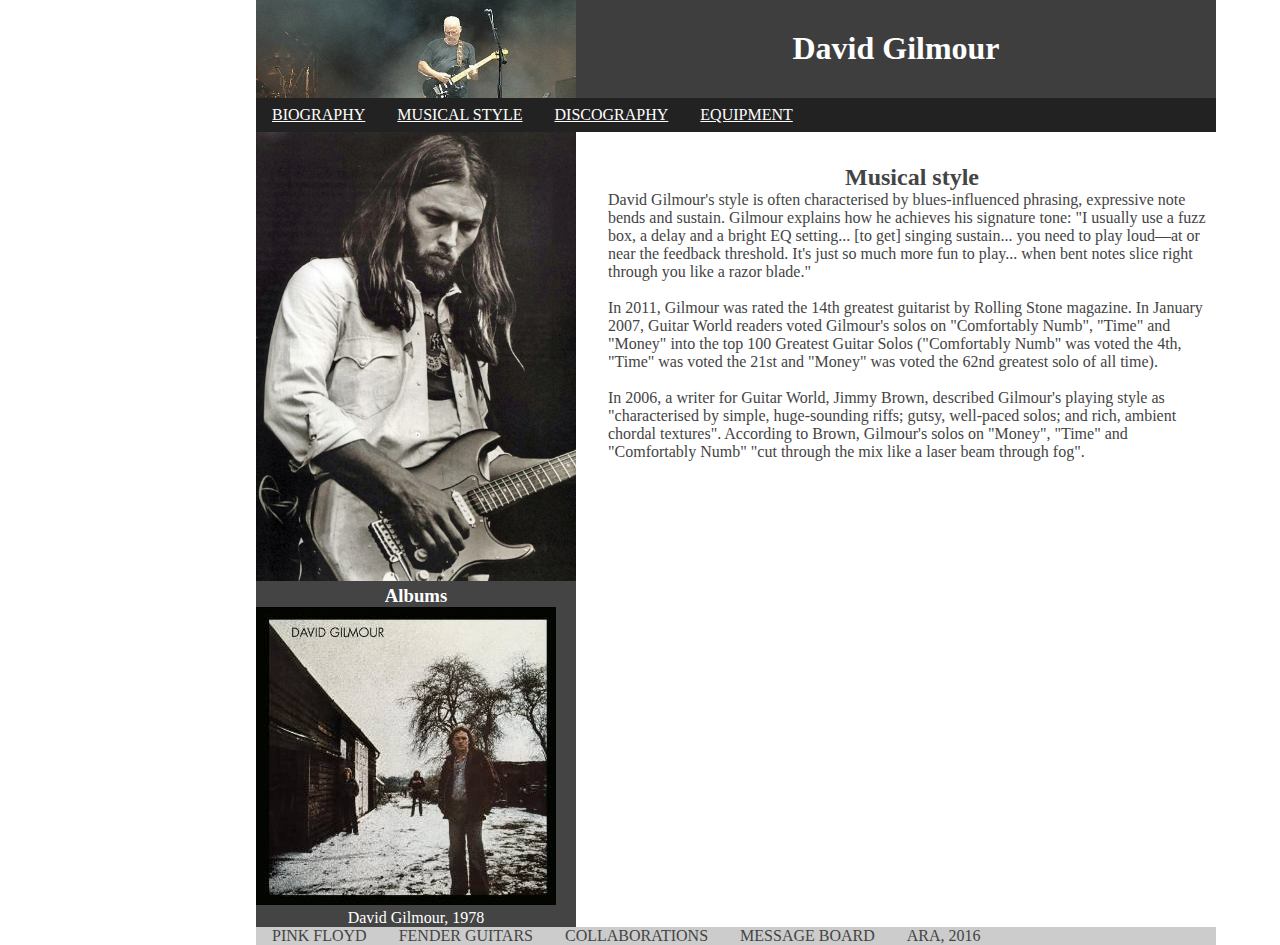
<file: 01 David Gilmour/index.html>
<!DOCTYPE html>
<html lang="en">
<head>
	<title>David Gilmour</title>
	<link rel="stylesheet" href="stylesheet.css">
</head>
<body>
	<header>
		<!-- img of David Gilmor will be here -->
		<img src="images/david-gilmour-in-concert.jpg" alt="photo of David Gilmour in concert" id="DavidGilmourConcert">
		<h1>David Gilmour</h1>
	</header>

	<nav>
		<ul>
			<li><a href="#">biography</a></li>
			<li class="selected"><a href="#">musical style</a></li>
			<li><a href="#">discography</a></li>
			<li><a href="#">equipment</a></li>
		</ul>
	</nav>

	<aside>
		<!-- img will be here -->
		<img src="images/david-gilmour.jpg" alt="photo of David Gilmour"
		id = "DavidGilmour">
		<h3>Albums</h3>
		<!-- img will be here -->
		<div id='albums'>
			<img src="images/david-gilmour-album.jpg" alt = "Photo of David Gilmour's album" id = "DavidGilmourAlbum">
			<p class='caption'>David Gilmour, 1978</p>
		</div>

	</aside>
	<content>
		<h2>Musical style</h2>

		<p>David Gilmour's style is often characterised by blues-influenced phrasing, expressive note bends and sustain. Gilmour explains how he achieves his signature tone: "I usually use a fuzz box, a delay and a bright EQ setting... [to get] singing sustain... you need to play loud—at or near the feedback threshold. It's just so much more fun to play... when bent notes slice right through you like a razor blade."</p>
		<br>
		<p>In 2011, Gilmour was rated the 14th greatest guitarist by Rolling Stone magazine. In January 2007, Guitar World readers voted Gilmour's solos on "Comfortably Numb", "Time" and "Money" into the top 100 Greatest Guitar Solos ("Comfortably Numb" was voted the 4th, "Time" was voted the 21st and "Money" was voted the 62nd greatest solo of all time).</p>
		<br>
		<p>In 2006, a writer for Guitar World, Jimmy Brown, described Gilmour's playing style as "characterised by simple, huge-sounding riffs; gutsy, well-paced solos; and rich, ambient chordal textures". According to Brown, Gilmour's solos on "Money", "Time" and "Comfortably Numb" "cut through the mix like a laser beam through fog".</p>
	</content>


	<footer>
		<ul>
			<li>Pink Floyd</li>
			<li>Fender Guitars</li>
			<li>Collaborations</li>
			<li>Message Board</li>
			<li>Ara, 2016</li>
		</ul>
	</footer>

</body>
</html>
</file>
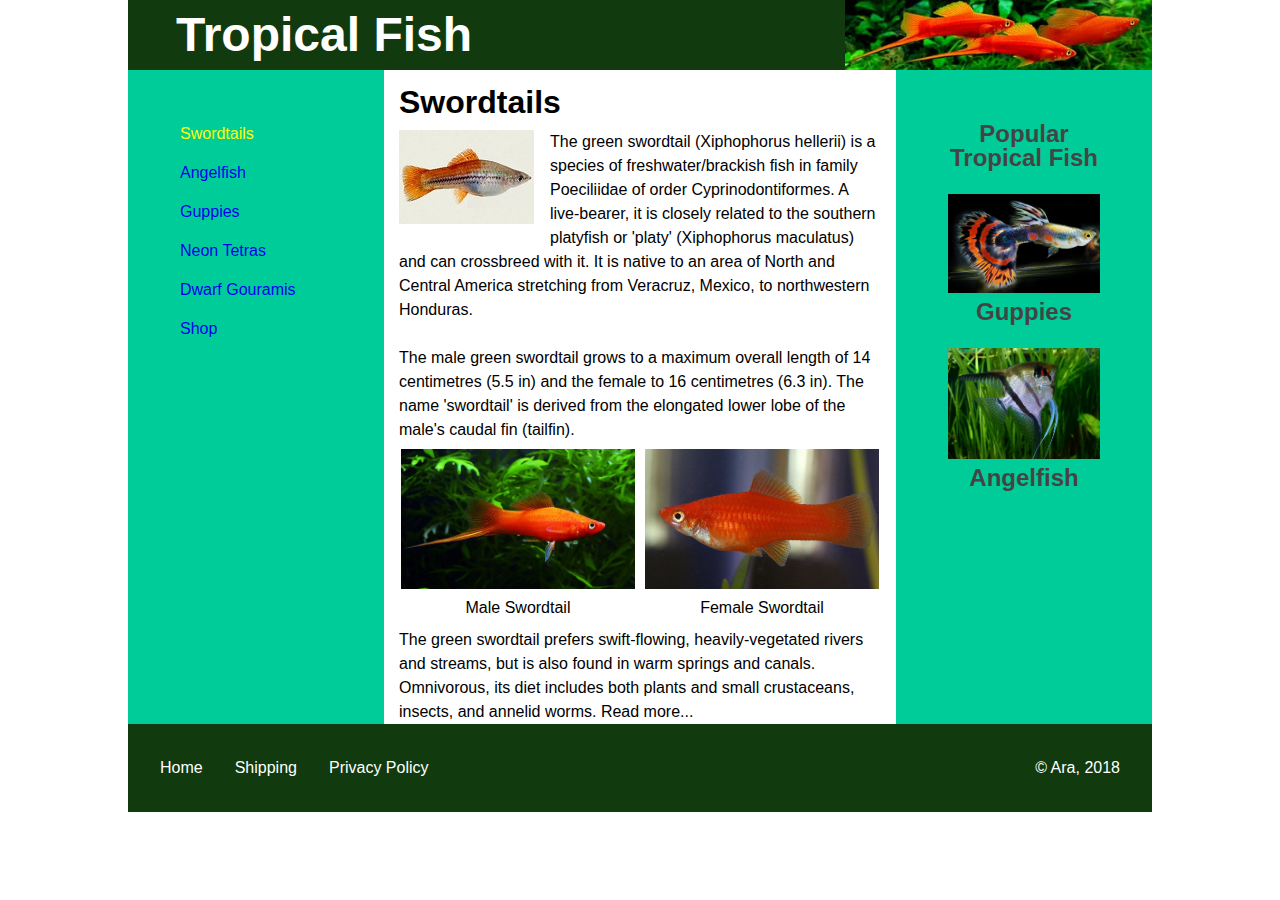
<file: 02 Tropical Fish/index.html>
<!DOCTYPE html>
<html lang="en">
<head>
	<title>Tropical Fish</title>
	<link rel="stylesheet" href="stylesheet.css">
</head>
<body>
	<header>
		<h1>Tropical Fish</h1>
		<img src="images/swordtail-group.jpg" alt="photo of tropical fish" id="logo">
	</header>

	<nav>
		<ul>
			<li><a href="placeholder.html" class="selected">Swordtails</a></li>
			<li><a href="placeholder.html">Angelfish</a></li>
			<li><a href="placeholder.html">Guppies</a></li>
			<li><a href="placeholder.html">Neon Tetras</a></li>
			<li><a href="placeholder.html">Dwarf Gouramis</a></li>
			<li><a href="placeholder.html">Shop</a></li>
		</ul>
	</nav>

	<content>
		<h2>Swordtails</h2>
		<p><img src="images/mixed-female.jpg" alt="photo of mixed-feamile" id="mixedFemale">The green swordtail (Xiphophorus hellerii) is a species of freshwater/brackish fish in family Poeciliidae of order Cyprinodontiformes. A live-bearer, it is closely related to the southern platyfish or 'platy' (Xiphophorus maculatus) and can crossbreed with it. It is native to an area of North and Central America stretching from Veracruz, Mexico, to northwestern Honduras.</p>
		<br>
		<p>The male green swordtail grows to a maximum overall length of 14 centimetres (5.5 in) and the female to 16 centimetres (6.3 in). The name 'swordtail' is derived from the elongated lower lobe of the male's caudal fin (tailfin).</p>
		<div id="compareFish">
			<div id="maleSwordtail">
				<img src="images/swordtail-male.jpg" alt="photo of male swordtail">
				<p>Male Swordtail</p>
			</div>
			<div id="femaleSwordtail">
				<img src="images/swordtail-female.jpg" alt="photo of female swordtail">
				<p>Female Swordtail</p>
			</div>
		</div>
		<p>The green swordtail prefers swift-flowing, heavily-vegetated rivers and streams,
			but is also found in warm springs and canals. Omnivorous, its diet includes both plants and small crustaceans, insects, and annelid worms.
			<span>Read more...</span></p>
	</content>

	<aside>
		<div id="asidePart">
			<h3>Popular Tropical Fish</h3>
			<div id="guppies">
				<img src="images/guppy.jpg" alt="photo of guppy">
				<h3>Guppies</h3>
			</div>
			<div id="angelfish">
				<img src="images/angelfish.jpg" alt="photo of angelfish">
				<h3>Angelfish</h3>
			</div>
		</div>
	</aside>

	<footer>
		<ul>
			<li>Home</li>
			<li>Shipping</li>
			<li>Privacy Policy</li>
		</ul>
		<p>&copy; Ara, 2018</p>
	</footer>
</body>
</html>
</file>
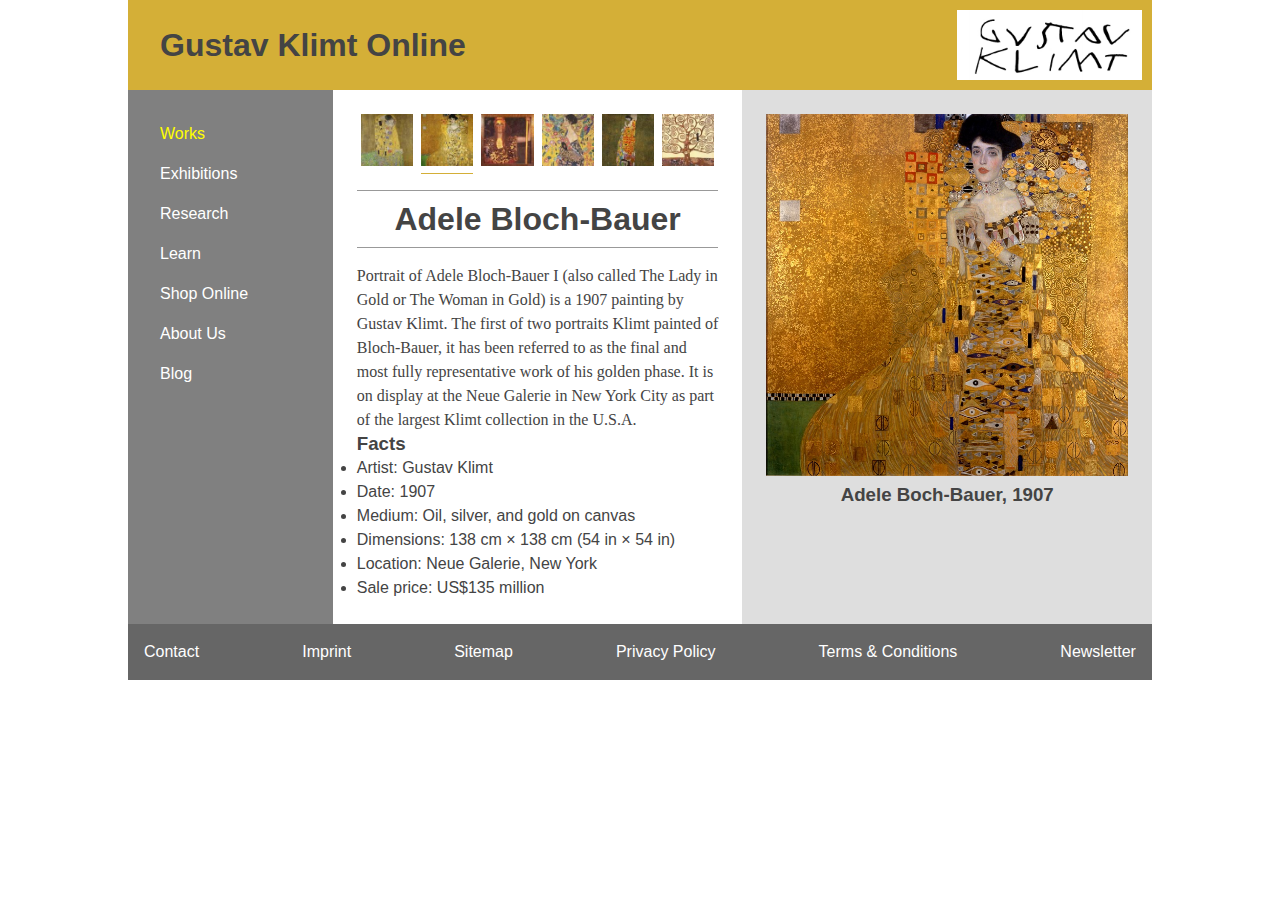
<file: 03 Gustav Klimt/index.html>
<!DOCTYPE html>
<html lang="en">
<head>
	<title>Adele Bloch-Bauer :: Gustav Klimt</title>
	<link rel="stylesheet" href="stylesheet.css">
</head>
<body>
	<header>
		<h1>Gustav Klimt Online</h1>
		<img src="images/klimt-signature.jpg" alt="photo of logo" id="logo">
	</header>

	<nav>
		<ul>
			<li><a href="temp.html" class="selected">Works</a></li>
			<li><a href="temp.html">Exhibitions</a></li>
			<li><a href="temp.html">Research</a></li>
			<li><a href="temp.html">Learn</a></li>
			<li><a href="temp.html">Shop Online</a></li>
			<li><a href="temp.html">About Us</a></li>
			<li><a href="temp.html">Blog</a></li>
		</ul>
	</nav>

	<main>
		<ul id="photos">
			<li><a href="temp.html"><img src="images/the-kiss.jpg" alt="The Kiss"></a></li>
			<li class="currentPainting"><a href="temp.html"><img src="images/portrait-of-adele.jpg" alt="Portrait of Adele Bloch-Bauer"></a></li>
			<li><a href="temp.html"><img src="images/pallas-athene.jpg" alt="Pallas Athene"></a></li>
			<li><a href="temp.html"><img src="images/lady-with-fan.jpg" alt="Lady with Fan"></a></li>
			<li><a href="temp.html"><img src="images/hope-ii.jpg" alt="Hope II"></a></li>
			<li><a href="temp.html"><img src="images/tree-of-life.jpg" alt="The Tree of Life"></a></li>
		</ul>
		<h1>Adele Bloch-Bauer</h1>
		<p>Portrait of Adele Bloch-Bauer I (also called The Lady in Gold or The Woman in Gold) is a 1907 painting by Gustav Klimt.
			The first of two portraits Klimt painted of Bloch-Bauer, it has been referred to as the final and most fully representative work of his golden phase.
			It is on display at the Neue Galerie in New York City as part of the largest Klimt collection in the U.S.A.</p>


		<h3>Facts</h3>
		<ul>
			<li>Artist: Gustav Klimt</li>
			<li>Date: 1907</li>
			<li>Medium: Oil, silver, and gold on canvas</li>
			<li>Dimensions: 138 cm × 138 cm (54 in × 54 in)</li>
			<li>Location: Neue Galerie, New York</li>
			<li>Sale price: US$135 million</li>
		</ul>
	</main>

	<aside>
		<img src="images/adele.jpg" alt="Adele Bloch-Bauer">
		<h3>Adele Boch-Bauer, 1907</h3>
	</aside>

	<footer>
		<ul>
			<li><a href="temp.html">Contact</a></li>
			<li><a href="temp.html">Imprint</a></li>
			<li><a href="temp.html">Sitemap</a></li>
			<li><a href="temp.html">Privacy Policy</a></li>
			<li><a href="temp.html">Terms & Conditions</a></li>
			<li><a href="temp.html">Newsletter</a></li>
		</ul>
	</footer>

</body>
</html>
</file>
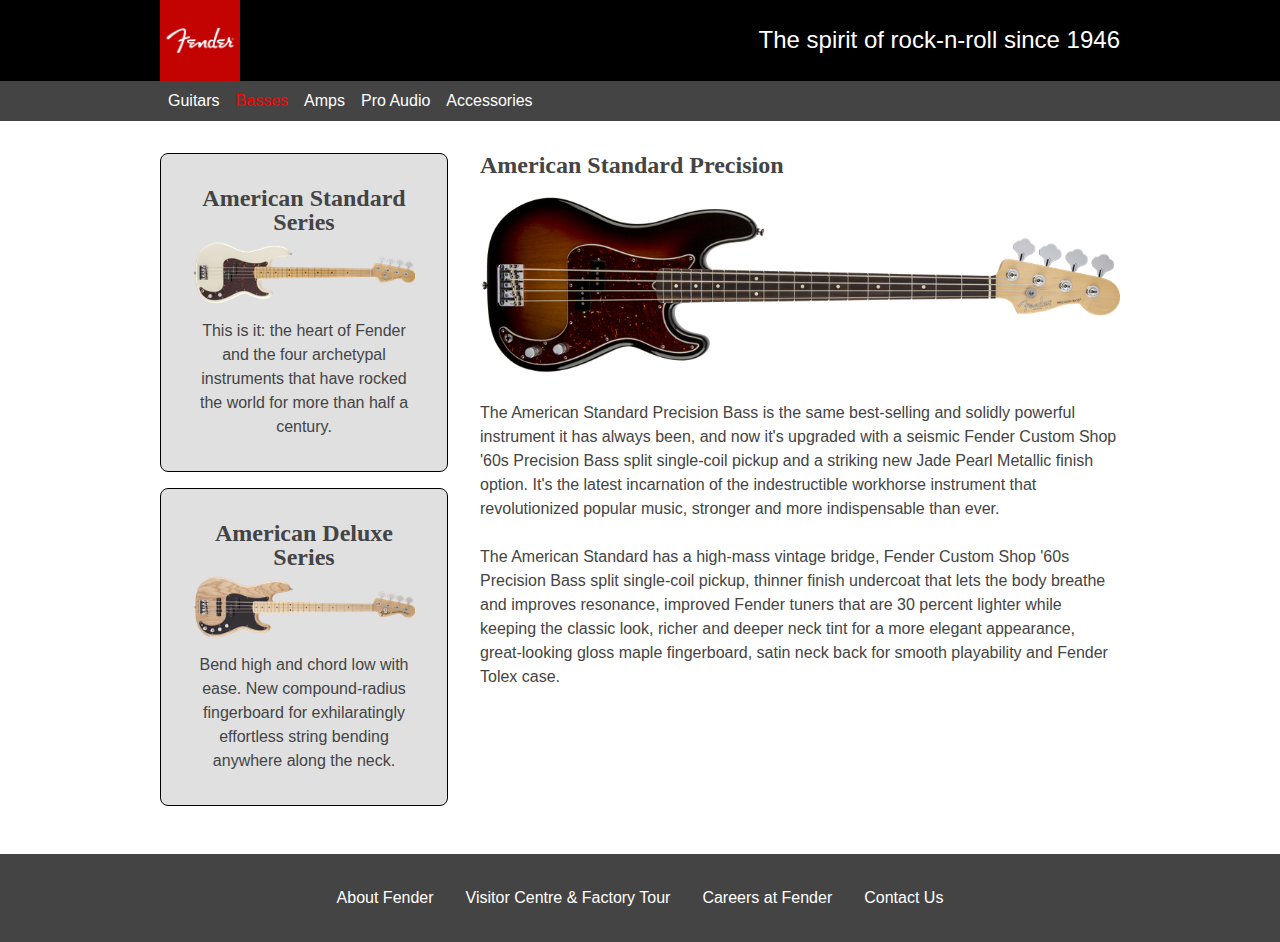
<file: 04 Fender/index.html>
<!DOCTYPE html>
<html lang="en">
<head>
	<title>Fender | Precision Bass</title>
	<link rel="stylesheet" href="stylesheet.css">
</head>
<body>
	<header>
		<img src="images/fender-logo.png" alt="logo" id="logos">
		<p>The spirit of rock-n-roll since 1946</p>
	</header>

	<nav>
		<ul>
			<li><a href="placeholder.html">Guitars</a></li>
			<li><a href="placeholder.html" class="selected">Basses</a></li>
			<li><a href="placeholder.html">Amps</a></li>
			<li><a href="placeholder.html">Pro Audio</a></li>
			<li><a href="placeholder.html">Accessories</a></li>
		</ul>
	</nav>

	<aside>
		<div id="americanStandardSeries">
			<h2>American Standard Series</h2>
			<a href="placeholder.html"><img src="images/standard.png" alt="standard Series"></a>
			<p>
				This is it: the heart of Fender and the four archetypal instruments that have rocked the world for more than half a century.
			</p>
		</div>
		<div id="americanDeluxeSeries">
			<h2>American Deluxe Series</h2>
			<a href="placeholder.html"><img src="images/deluxe.png" alt="deluxe series"></a>
			<p>Bend high and chord low with ease.
				New compound-radius fingerboard for exhilaratingly effortless string bending anywhere along the neck.
			</p>
		</div>
	</aside>

	<main>
		<h2>American Standard Precision</h2>
		<img src="images/american-precision.png" alt="american precision">
		<p>
			The American Standard Precision Bass is the same best-selling and solidly powerful instrument it has always been,
			and now it's upgraded with a seismic <span>Fender Custom Shop</span> '60s Precision Bass split single-coil
			pickup and a striking new Jade Pearl Metallic finish option. It's the latest incarnation of the indestructible workhorse instrument that revolutionized popular music, stronger and more indispensable than ever.
		</p>
		<br>
		<p>
			The American Standard has a high-mass vintage bridge, Fender Custom Shop '60s Precision Bass split single-coil pickup, thinner finish undercoat that lets the body breathe and improves resonance, improved Fender tuners that are 30 percent lighter while keeping the classic look, richer and deeper neck tint for a more elegant
			appearance, great-looking gloss maple fingerboard, satin neck back for smooth playability and <span>Fender Tolex</span> case.
		</p>
	</main>

	<footer>
		<ul>
			<li><a href="placeholder.html">About Fender</a></li>
			<li><a href="placeholder.html">Visitor Centre & Factory Tour</a></li>
			<li><a href="placeholder.html">Careers at Fender</a></li>
			<li><a href="placeholder.html">Contact Us</a></li>
		</ul>
	</footer>

</body>
</html>
</file>
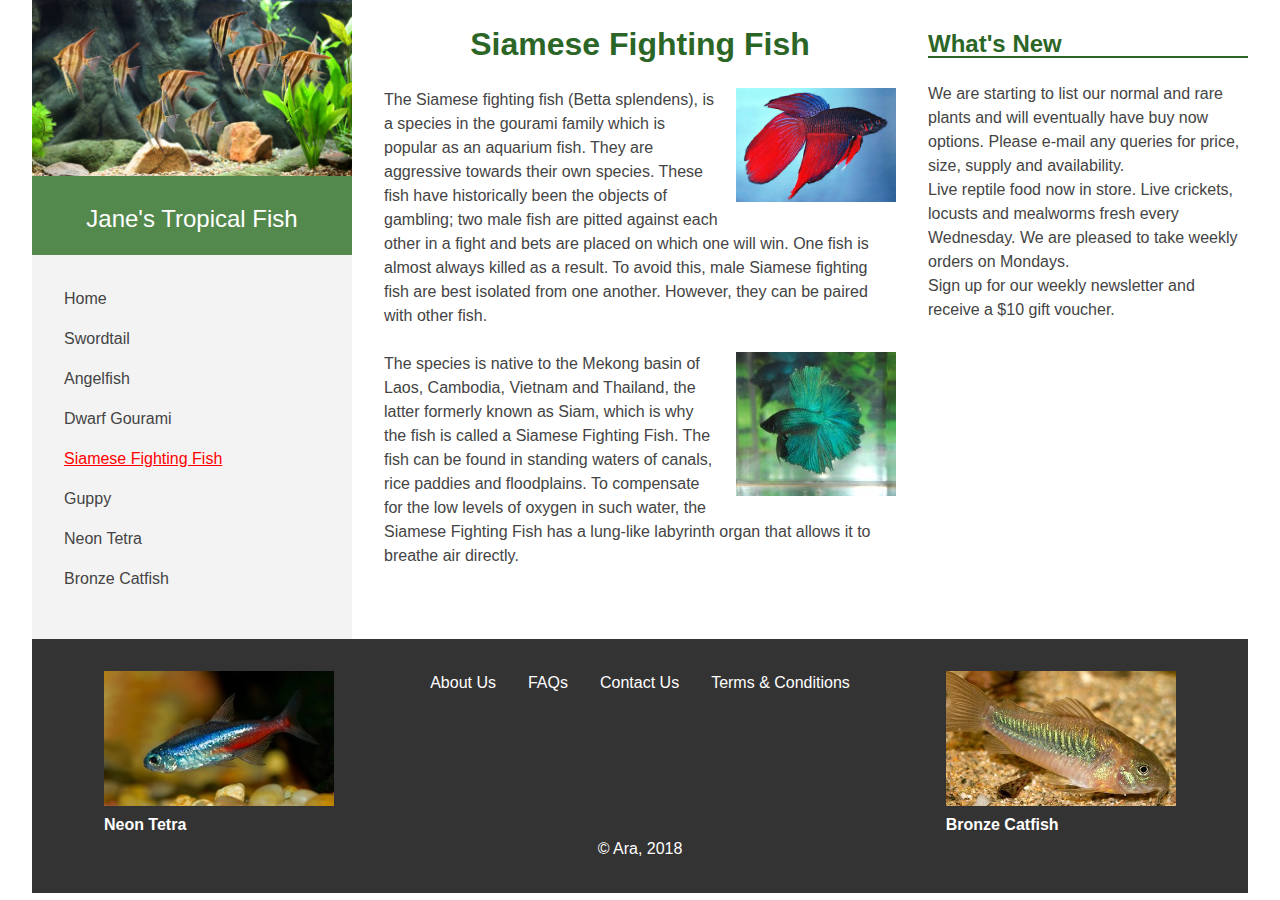
<file: 05 Siamese Fighting Fish/index.html>
<!DOCTYPE html>
<html lang="en">
<head>
	<title>Jane's Tropical Fish | Siamese Fighting Fish</title>
	<link rel="stylesheet" href="stylesheet.css">
</head>
<body>
	<header>
		<img src="images/janes-tropical-fish.jpg" alt="logo" id="logos">
		<p>Jane's Tropical Fish</p>
	</header>

	<nav>
		<ul>
			<li><a href="placeholder.html">Home</a></li>
			<li><a href="placeholder.html">Swordtail</a></li>
			<li><a href="placeholder.html">Angelfish</a></li>
			<li><a href="placeholder.html">Dwarf Gourami</a></li>
			<li><a href="placeholder.html" class="selected">Siamese Fighting Fish</a></li>
			<li><a href="placeholder.html">Guppy</a></li>
			<li><a href="placeholder.html">Neon Tetra</a></li>
			<li><a href="placeholder.html">Bronze Catfish</a></li>
		</ul>
	</nav>

	<main>
		<h1>Siamese Fighting Fish</h1>
		<p>
			<img src="images/red-betta.jpg" alt="red betta" class="fishInPhoto">
			The Siamese fighting fish (Betta splendens), is a species in the gourami family which is popular as an aquarium fish.
			They are aggressive towards their own species.
			These fish have historically been the objects of gambling; two male fish are pitted against each other in a fight and bets are placed on which one will win. One fish is almost always killed as a result. To avoid this,
			male Siamese fighting fish are best isolated from one another. However, they can be paired with other fish.
		</p>
		<br>
		<p>
			<img src="images/green-betta.jpg" alt="green betta" class="fishInPhoto">
			The species is native to the Mekong basin of Laos, Cambodia, Vietnam and Thailand, the latter formerly known as Siam,
			which is why the fish is called a Siamese Fighting Fish. The fish can be found in standing waters of canals,
			rice paddies and floodplains. To compensate for the low levels of oxygen in such water, the Siamese
			Fighting Fish has a lung-like labyrinth organ that allows it to breathe air directly.
		</p>
	</main>

	<aside>
		<h2>What's New</h2>
		<p>
			We are starting to list our normal and rare plants and will eventually have buy now options. Please e-mail any queries for price, size, supply and availability.
		</p>

		<p>
			Live reptile food now in store. Live crickets, locusts and mealworms fresh every Wednesday. We are pleased to take weekly orders on Mondays.
		</p>

		<p>
			Sign up for our weekly newsletter and receive a $10 gift voucher.
		</p>
	</aside>

	<footer>
		<div>
			<div class="footerFish">
				<a href="placeholder.html"><img src="images/neon-tetra.jpg" alt="neon tetra"></a>
				<h4>Neon Tetra</h4>
			</div>
			<div id="mainFooter">
				<ul>
					<li><a href="placeholder.html">About Us</a></li>
					<li><a href="placeholder.html">FAQs</a></li>
					<li><a href="placeholder.html">Contact Us</a></li>
					<li><a href="placeholder.html">Terms & Conditions</a></li>
				</ul>
			</div>
			<div class="footerFish">
				<a href="placeholder.html"><img src="images/bronze-catfish.jpg" alt="bronze catfish"></a>
				<h4>Bronze Catfish</h4>
			</div>
		</div>
		<p>&copy; Ara, 2018</p>
	</footer>

</body>
</html>
</file>
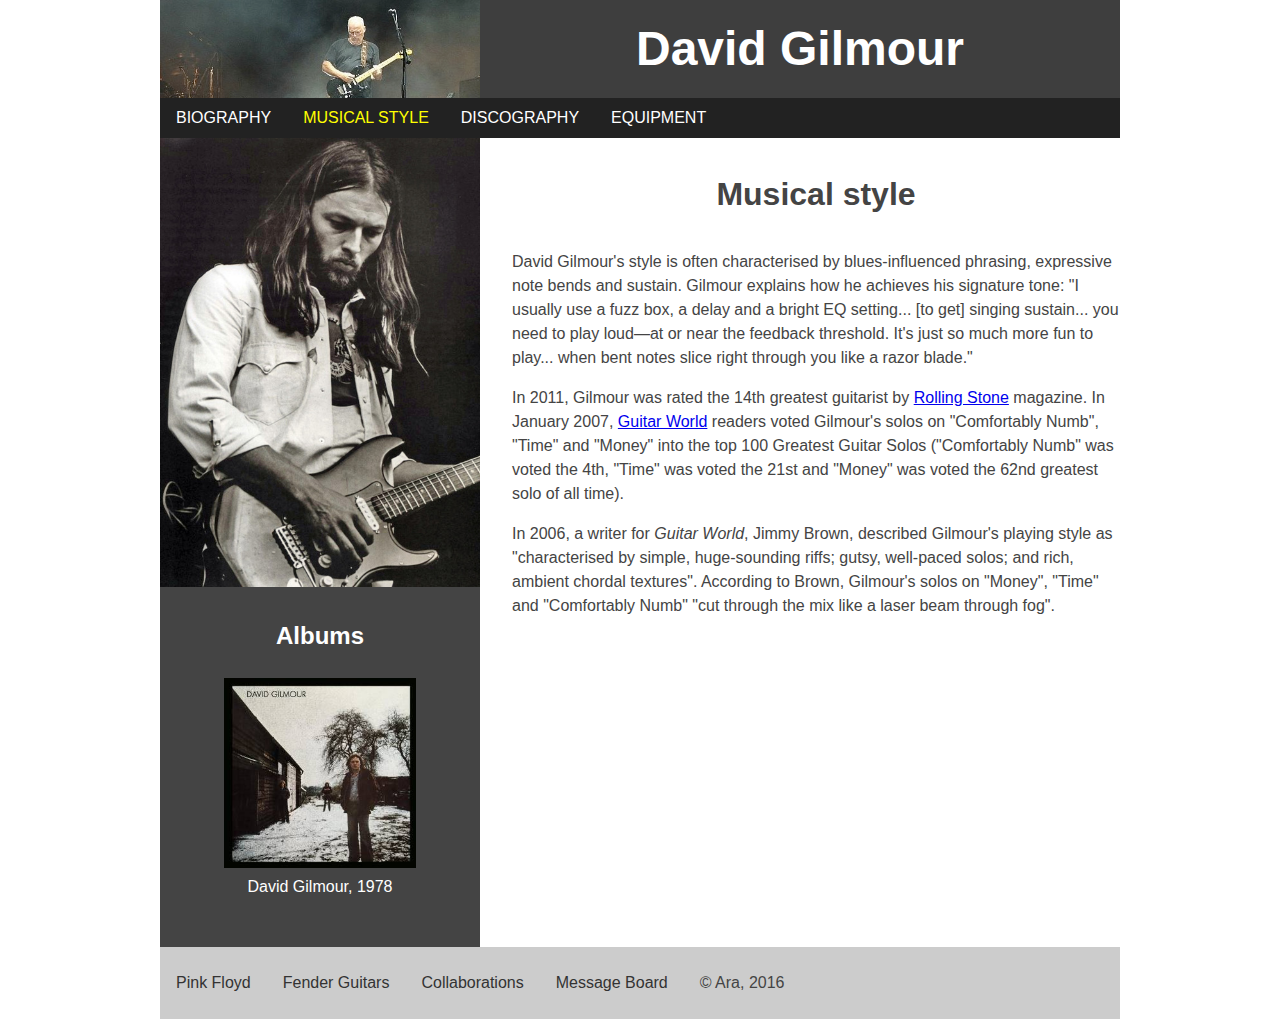
<file: Answer/01 David Gilmour/index.html>
<!DOCTYPE html>
<html lang="en">
<head>
    <title>David Gilmour</title>
    <link rel="stylesheet" href="stylesheet.css">
</head>
<body>
	<header>
		<img id="logo" src="images/david-gilmour-in-concert.jpg" alt="David Gilmour in Concert">
		<h1>David Gilmour</h1>
	</header>

	<nav>
		<ul>
			<li><a href="placeholder.html">Biography</a></li>
			<li><a href="placeholder.html" class="selected">Musical Style</a></li>
			<li><a href="placeholder.html">Discography</a></li>
			<li><a href="placeholder.html">Equipment</a></li>
		</ul>
	</nav>

    <aside>
        <img src="images/david-gilmour.jpg" alt="David Gilmour in concert in the 1970s">
        <h3>Albums</h3>
        <div class="album">
            <a href="placeholder.html"><img src="images/david-gilmour-album.jpg" alt="David Gilmour (album)"></a>
            <p class="caption">David Gilmour, 1978</p>
        </div>
    </aside>

    <main>
        <h2>Musical style</h2>
        <p>David Gilmour's style is often characterised by blues-influenced phrasing, expressive note bends and sustain. Gilmour explains how he achieves his signature tone: "I usually use a fuzz box, a delay and a bright EQ setting... [to get] singing sustain... you need to play loud—at or near the feedback threshold. It's just so much more fun to play... when bent notes slice right through you like a razor blade."</p>
        <p>In 2011, Gilmour was rated the 14th greatest guitarist by <a href="http://www.rollingstone.com/">Rolling Stone</a> magazine. In January 2007, <a href="http://www.guitarworld.com/">Guitar World</a> readers voted Gilmour's solos on "Comfortably Numb", "Time" and "Money" into the top 100 Greatest Guitar Solos ("Comfortably Numb" was voted the 4th, "Time" was voted the 21st and "Money" was voted the 62nd greatest solo of all time).</p>
        <p>In 2006, a writer for <span class="magazine-title">Guitar World</span>, Jimmy Brown, described Gilmour's playing style as "characterised by simple, huge-sounding riffs; gutsy, well-paced solos; and rich, ambient chordal textures". According to Brown, Gilmour's solos on "Money", "Time" and "Comfortably Numb" "cut through the mix like a laser beam through fog".</p>
    </main>

	<footer>
		<ul>
			<li><a href="placeholder.html">Pink Floyd</a></li>
			<li><a href="placeholder.html">Fender Guitars</a></li>
			<li><a href="placeholder.html">Collaborations</a></li>
			<li><a href="placeholder.html">Message Board</a></li>
      <li>&copy; Ara, 2016</li>
    </ul>

	</footer>
</body>
</html>
</file>
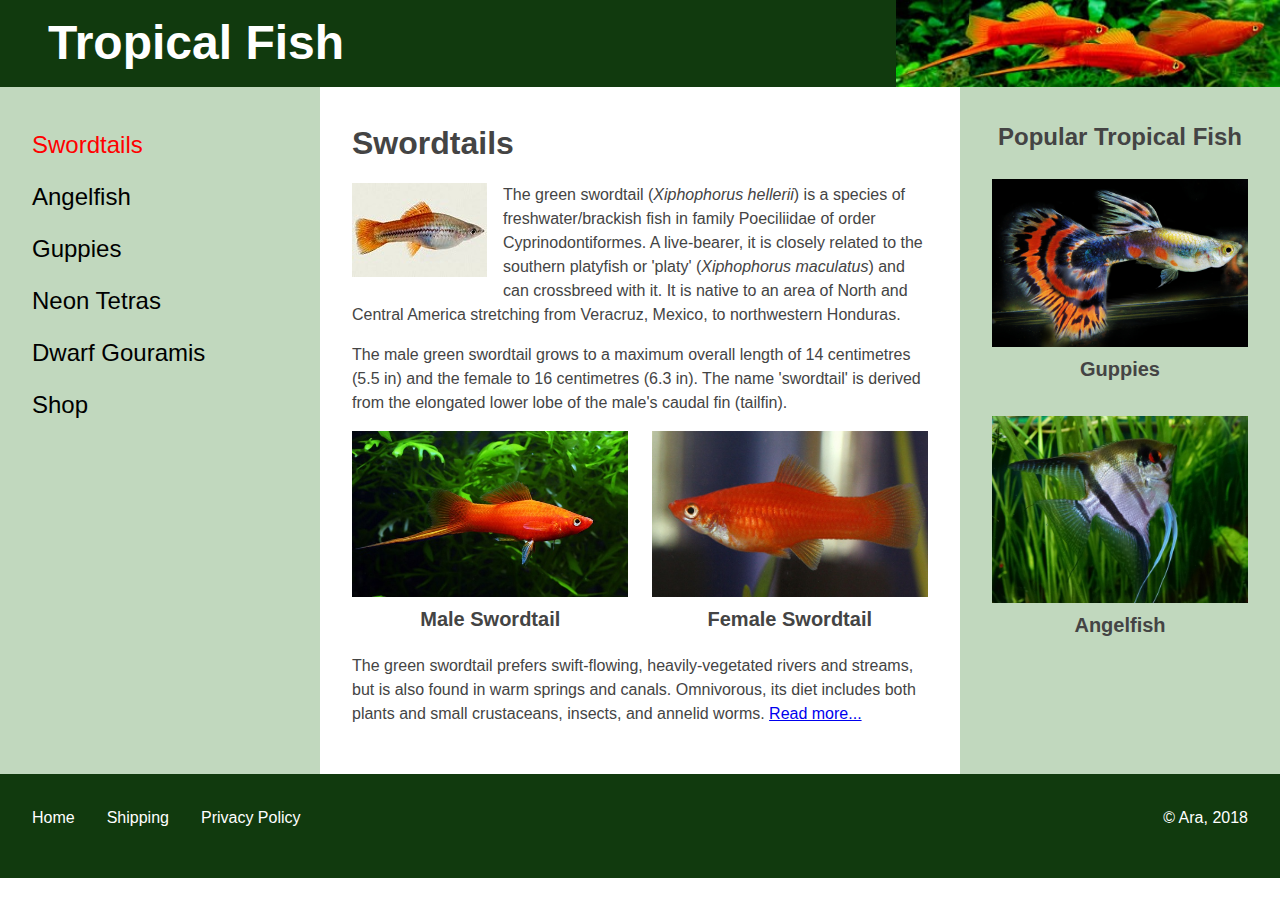
<file: Answer/02 Tropical Fish/index.html>
<!DOCTYPE html>
<html lang="en">
<head>
    <title>Tropical Fish</title>
    <link rel="stylesheet" href="stylesheet.css">
</head>
<body>
    <header>
        <h1>Tropical Fish</h1>
        <img id="logo" src="images/swordtail-group.jpg" alt="Swordtail Group">
    </header>
    
    <nav>
        <ul>
            <li><a href="placeholder.html" class="selected">Swordtails</a></li>
            <li><a href="placeholder.html">Angelfish</a></li>
            <li><a href="placeholder.html">Guppies</a></li>
            <li><a href="placeholder.html">Neon Tetras</a></li>
            <li><a href="placeholder.html">Dwarf Gouramis</a></li>
            <li><a href="placeholder.html">Shop</a></li>
        </ul>
    </nav>

    <main>
        <h2>Swordtails</h2>
        <img class="lead-in" src="images/mixed-female.jpg" alt="Mixed Female Swordtail">
        <p>The green swordtail (<span class="scientific-name">Xiphophorus hellerii</span>) is a species of freshwater/brackish fish in family Poeciliidae of order Cyprinodontiformes. A live-bearer, it is closely related to the southern platyfish or 'platy' (<span class="scientific-name">Xiphophorus maculatus</span>) and can crossbreed with it. It is native to an area of North and Central America stretching from Veracruz, Mexico, to northwestern Honduras.</p>
        <p>The male green swordtail grows to a maximum overall length of 14 centimetres (5.5 in) and the female to 16 centimetres (6.3 in). The name 'swordtail' is derived from the elongated lower lobe of the male's caudal fin (tailfin).</p>
        <div id="fish-images">
            <div>
                <img src="images/swordtail-male.jpg" alt="Male swordtail">
                <p class="caption">Male Swordtail</p>
            </div>
            <div>
                <img src="images/swordtail-female.jpg" alt="Female swordtail">
                <p class="caption">Female Swordtail</p>
            </div>
        </div>
        <p>The green swordtail prefers swift-flowing, heavily-vegetated rivers and streams, but is also found in warm springs and canals. Omnivorous, its diet includes both plants and small crustaceans, insects, and annelid worms. <a href="placeholder.html">Read more...</a></p>
    </main>
    
    <aside>
        <h3>Popular Tropical Fish</h3>
        <div>
            <a href="placeholder.html"><img src="images/guppy.jpg" alt="Guppy"></a>
            <p class="caption">Guppies</p>
        </div>
        <div>
            <a href="placeholder.html"><img src="images/angelfish.jpg" alt="Red Swordtail"></a>
            <p class="caption">Angelfish</p>
        </div>
    </aside>
  
    <footer>
        <ul>
            <li><a href="placeholder.html">Home</a></li>
            <li><a href="placeholder.html">Shipping</a></li>
            <li><a href="placeholder.html">Privacy Policy</a></li>
        </ul>
        <p>&copy; Ara, 2018</p>
    </footer>
</body>
</html>
</file>
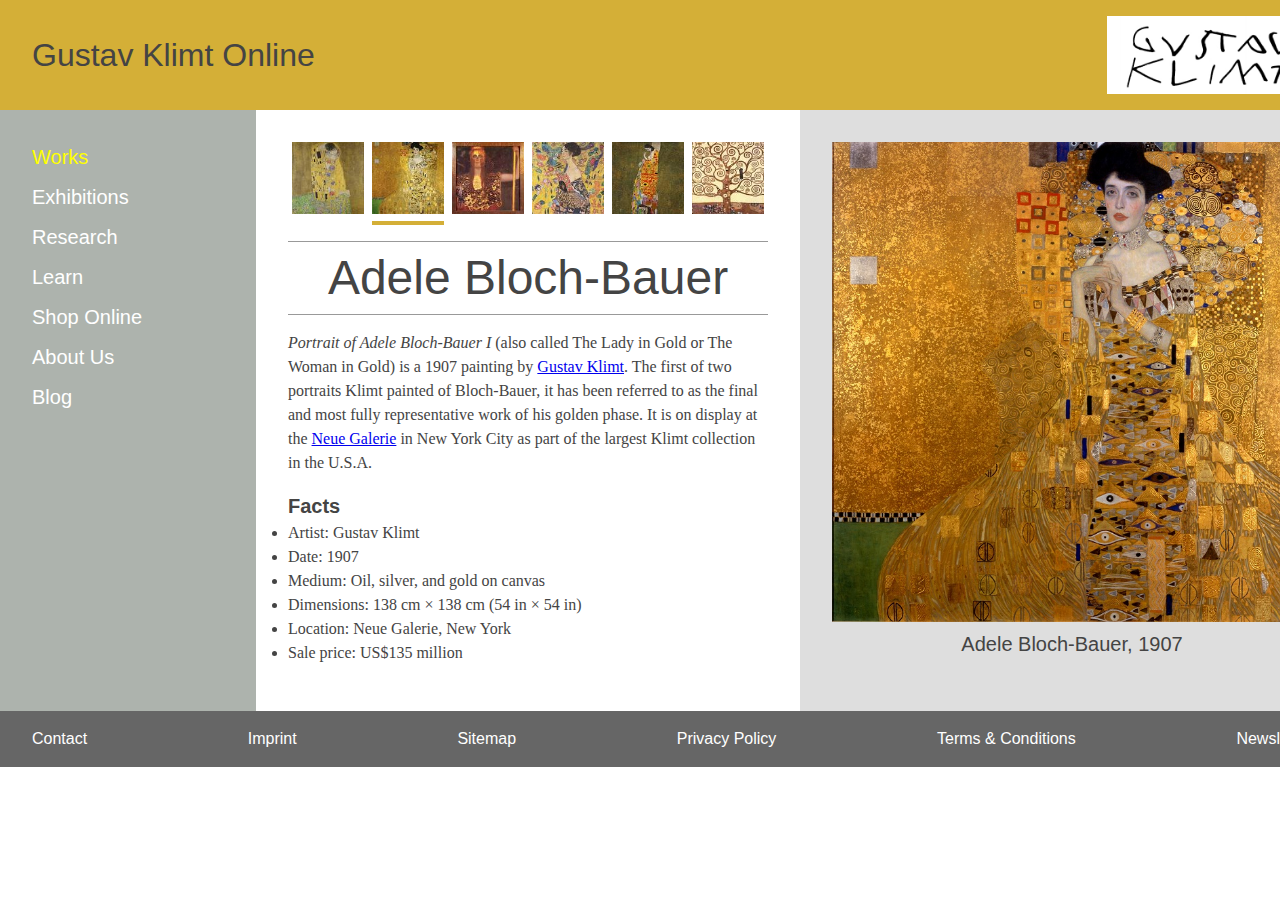
<file: Answer/03 Gustav Klimt/index.html>
<!DOCTYPE html>
<html lang="en">
<head>
	<meta charset="utf-8">
	<meta http-equiv="X-UA-Compatible" content="IE=edge">
	<title>Adele Bloch-Bauer :: Gustav Klimt</title>
	<link rel="stylesheet" href="stylesheet.css">
</head>
<body>
    <header>
        <p id="site-name">Gustav Klimt Online</p>
        <img id="logo" src="images/klimt-signature.jpg" alt="Klimt signature">
    </header>

    <nav>
        <ul>
            <li><a href="temp.html" class="active">Works</a></li>
            <li><a href="temp.html">Exhibitions</a></li>
            <li><a href="temp.html">Research</a></li>
            <li><a href="temp.html">Learn</a></li>
            <li><a href="temp.html">Shop Online</a></li>
            <li><a href="temp.html">About Us</a></li>
            <li><a href="temp.html">Blog</a></li>       
        </ul>
    </nav>
    
    <main>
        <div id="content">
            <ul id="paintings">
                <li><a href="temp.html"><img src="images/the-kiss.jpg" alt="The Kiss"></a></li>
                <li class="current-painting"><a href="temp.html"><img src="images/portrait-of-adele.jpg" alt="Portrait of Adele Bloch-Bauer"></a></li>
                <li><a href="temp.html"><img src="images/pallas-athene.jpg" alt="Pallas Athene"></a></li>
                <li><a href="temp.html"><img src="images/lady-with-fan.jpg" alt="Lady with Fan"></a></li>
                <li><a href="temp.html"><img src="images/hope-ii.jpg" alt="Hope II"></a></li>
                <li><a href="temp.html"><img src="images/tree-of-life.jpg" alt="The Tree of Life"></a></li>
            </ul>
            <h1>Adele Bloch-Bauer</h1>
            <p><span class="painting-title">Portrait of Adele Bloch-Bauer I</span> (also called The Lady in Gold or The Woman in Gold) is a 1907 painting by <a href="temp.html">Gustav Klimt</a>. The first of two portraits Klimt painted of Bloch-Bauer, it has been referred to as the final and most fully representative work of his golden phase. It is on display at the <a href="temp.html">Neue Galerie</a> in New York City as part of the largest Klimt collection in the U.S.A.</p>
            <h2>Facts</h2>
            <ul>
                <li>Artist: Gustav Klimt</li>
                <li>Date: 1907</li>
                <li>Medium: Oil, silver, and gold on canvas</li>
                <li>Dimensions: 138 cm × 138 cm (54 in × 54 in)</li>
                <li>Location: Neue Galerie, New York</li>
                <li>Sale price: US$135 million</li>
            </ul>
        </div>
        <div id="main-image">
            <img src="images/adele.jpg" alt="Adele Bloch-Bauer">
            <p class="caption">Adele Bloch-Bauer, 1907</p>
        </div>
    </main>

    <footer>
        <ul>
            <li><a href="temp.html">Contact</a></li>
            <li><a href="temp.html">Imprint</a></li>
            <li><a href="temp.html">Sitemap</a></li>
            <li><a href="temp.html">Privacy Policy</a></li>
            <li><a href="temp.html">Terms &amp; Conditions</a></li>
            <li><a href="temp.html">Newsletter</a></li>
        </ul>
    </footer>
</body>
</html>
</file>
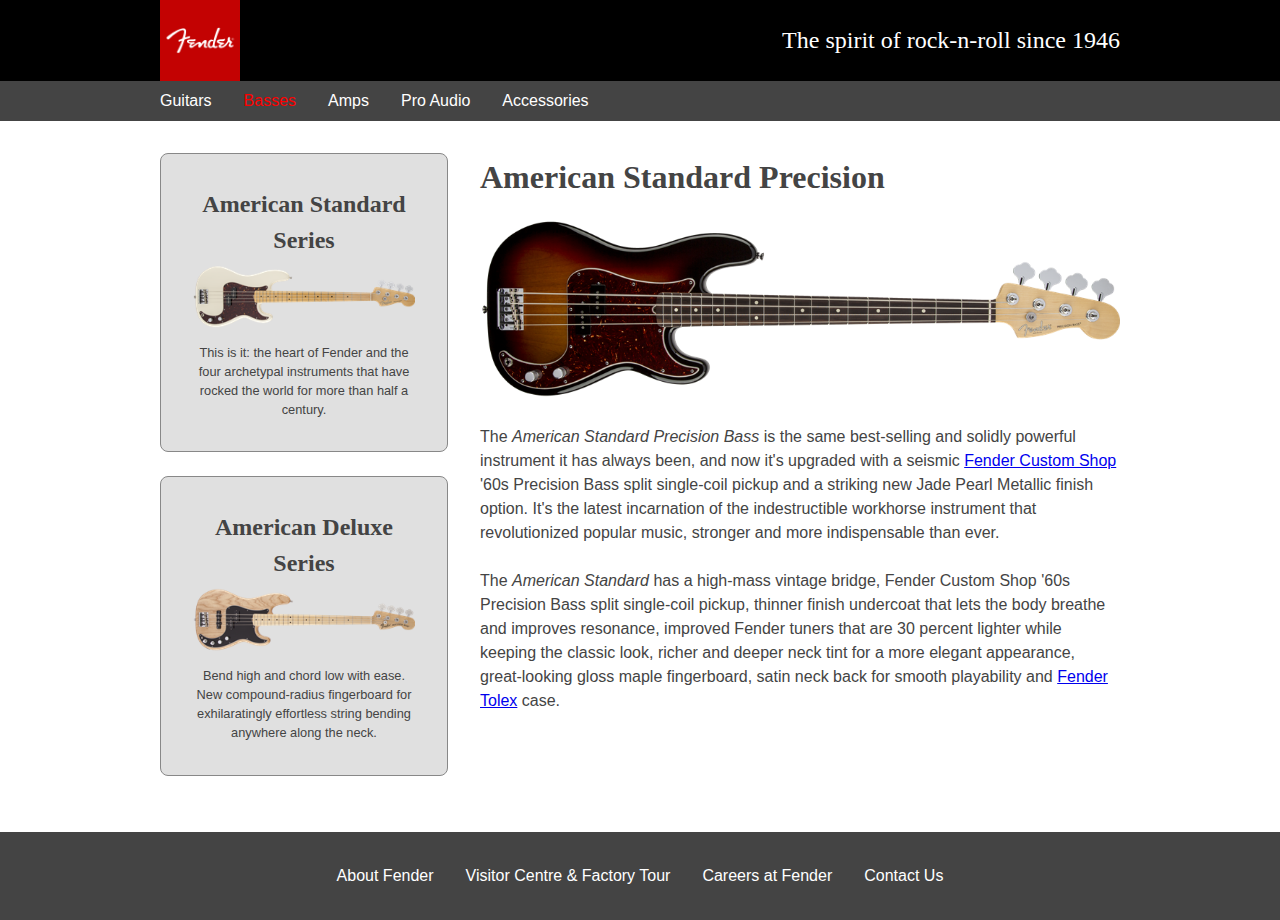
<file: Answer/04 Fender/index.html>
<!DOCTYPE html>
<html lang="en">
<head>
    <title>Fender | Precision Bass</title>
    <link rel="stylesheet" href="stylesheet.css">
</head>
<body>
    <header>
        <img src="images/fender-logo.png" alt="Fender logo">
        <p>The spirit of rock-n-roll since 1946</p>
    </header>
  
    <nav>
        <ul>
            <li><a href="placeholder.html">Guitars</a></li>
            <li><a href="placeholder.html" class="selected">Basses</a></li>
            <li><a href="placeholder.html">Amps</a></li>
            <li><a href="placeholder.html">Pro Audio</a></li>
            <li><a href="placeholder.html">Accessories</a></li>
        </ul>
    </nav>

    <main>    
        <h1>American Standard Precision</h1>
        <img src="images/american-precision.png" alt="American Standard Precision">
        <p>The <span class="instrument-name">American Standard Precision Bass</span> is the same best-selling and solidly powerful instrument it has always been, and now it's upgraded with a seismic <a href="placeholder.html">Fender Custom Shop</a> '60s Precision Bass split single-coil pickup and a striking new Jade Pearl Metallic finish option. It's the latest incarnation of the indestructible workhorse instrument that revolutionized popular music, stronger and more indispensable than ever.</p>
        <p>The <span class="instrument-name">American Standard</span> has a high-mass vintage bridge, Fender Custom Shop '60s Precision Bass split single-coil pickup, thinner finish undercoat that lets the body breathe and improves resonance, improved Fender tuners that are 30 percent lighter while keeping the classic look, richer and deeper neck tint for a more elegant appearance, great-looking gloss maple fingerboard, satin neck back for smooth playability and <a href="placeholder.html">Fender Tolex</a> case.</p>
    </main>
    
    <aside>
        <div>
            <h2>American Standard Series</h2>
            <a href="placeholder.html"><img src="images/standard.png" alt="American Standard Series"></a>
            <p>This is it: the heart of Fender and the four archetypal instruments that have rocked the world for more than half a century.</p>
        </div>
        <div>
            <h2>American Deluxe Series</h2>
            <a href="placeholder.html"><img src="images/deluxe.png" alt="American Deluxe Series"></a>
            <p>Bend high and chord low with ease. New compound-radius fingerboard for exhilaratingly effortless string bending anywhere along the neck.</p>
        </div>
    </aside>
    
    <footer>
        <ul>
            <li><a href="placeholder.html">About Fender</a></li>
            <li><a href="placeholder.html">Visitor Centre &amp; Factory Tour</a></li>
            <li><a href="placeholder.html">Careers at Fender</a></li>
            <li><a href="placeholder.html">Contact Us</a></li>
        </ul>
    </footer>
</body>
</html>
</file>
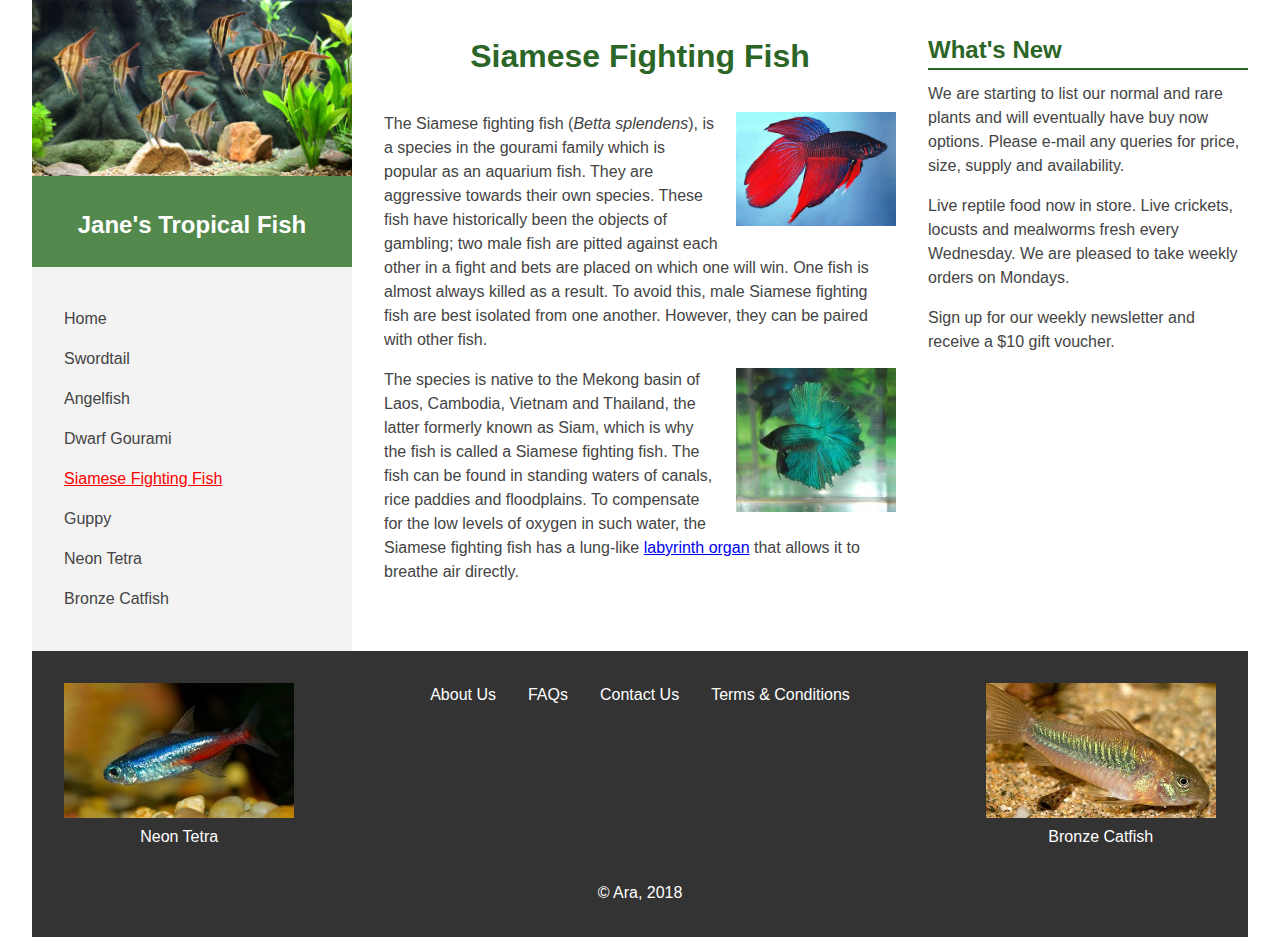
<file: Answer/05 Siamese Fighting Fish/index.html>
﻿<!DOCTYPE html>
<html lang="en">
<head>
  <title>Jane's Tropical Fish | Siamese Fighting Fish</title>
  <link rel="stylesheet" href="stylesheet.css">
</head>
<body>
    <header>
        <img id="logo" src="images/janes-tropical-fish.jpg" alt="Jane's Tropical Fish">
        <p class="site-name">Jane's Tropical Fish</p>
    </header>

    <nav>
        <ul>
            <li><a href="placeholder.html">Home</a></li>
            <li><a href="placeholder.html">Swordtail</a></li>
            <li><a href="placeholder.html">Angelfish</a></li>
            <li><a href="placeholder.html">Dwarf Gourami</a></li>
            <li><a href="placeholder.html" class="selected">Siamese Fighting Fish</a></li>
            <li><a href="placeholder.html">Guppy</a></li>
            <li><a href="placeholder.html">Neon Tetra</a></li>
            <li><a href="placeholder.html">Bronze Catfish</a></li>
        </ul>
    </nav>

    <main>
        <h1>Siamese Fighting Fish</h1>
        <img src="images/red-betta.jpg" alt="Red Siamese Fighting Fish">
        <p>The Siamese fighting fish (<span class="scientific-name">Betta splendens</span>), is a species in the gourami family which is popular as an aquarium fish. They are aggressive towards their own species. These fish have historically been the objects of gambling; two male fish are pitted against each other in a fight and bets are placed on which one will win. One fish is almost always killed as a result. To avoid this, male Siamese fighting fish are best isolated from one another. However, they can be paired with other fish.</p>
        <img src="images/green-betta.jpg" alt="Green Siamese Fighting Fish">
        <p>The species is native to the Mekong basin of Laos, Cambodia, Vietnam and Thailand, the latter formerly known as Siam, which is why the fish is called a Siamese fighting fish. The fish can be found in standing waters of canals, rice paddies and floodplains. To compensate for the low levels of oxygen in such water, the Siamese fighting fish has a lung-like <a href="http://en.wikipedia.org/wiki/Labyrinth_organ">labyrinth organ</a> that allows it to breathe air directly.</p>
    </main>

    <aside>
        <h2>What's New</h2>
        <p>We are starting to list our normal and rare plants and will eventually have buy now options. Please e-mail any queries for price, size, supply and availability.</p>
        <p>Live reptile food now in store. Live crickets, locusts and mealworms fresh every Wednesday. We are pleased to take weekly orders on Mondays.</p>
        <p>Sign up for our weekly newsletter and receive a $10 gift voucher.</p>
    </aside>


    <footer>
        <div>
            <div class="footer-fish">
                <a href="placeholder.html">
                    <img src="images/neon-tetra.jpg" alt="Neon Tetra">
                    <p>Neon Tetra</p>
                </a>

            </div>
            <ul>
                <li><a href="placeholder.html">About Us</a></li>
                <li><a href="placeholder.html">FAQs</a></li>
                <li><a href="placeholder.html">Contact Us</a></li>
                <li><a href="placeholder.html">Terms &amp; Conditions</a></li>
            </ul>
            <div class="footer-fish">
                <a href="placeholder.html">
                    <img src="images/bronze-catfish.jpg" alt="Bronze Catfish">
                    <p>Bronze Catfish</p>
                </a>
            </div>
        </div>
        <p>&copy; Ara, 2018</p>
    </footer>
</body>
</html>
</file>
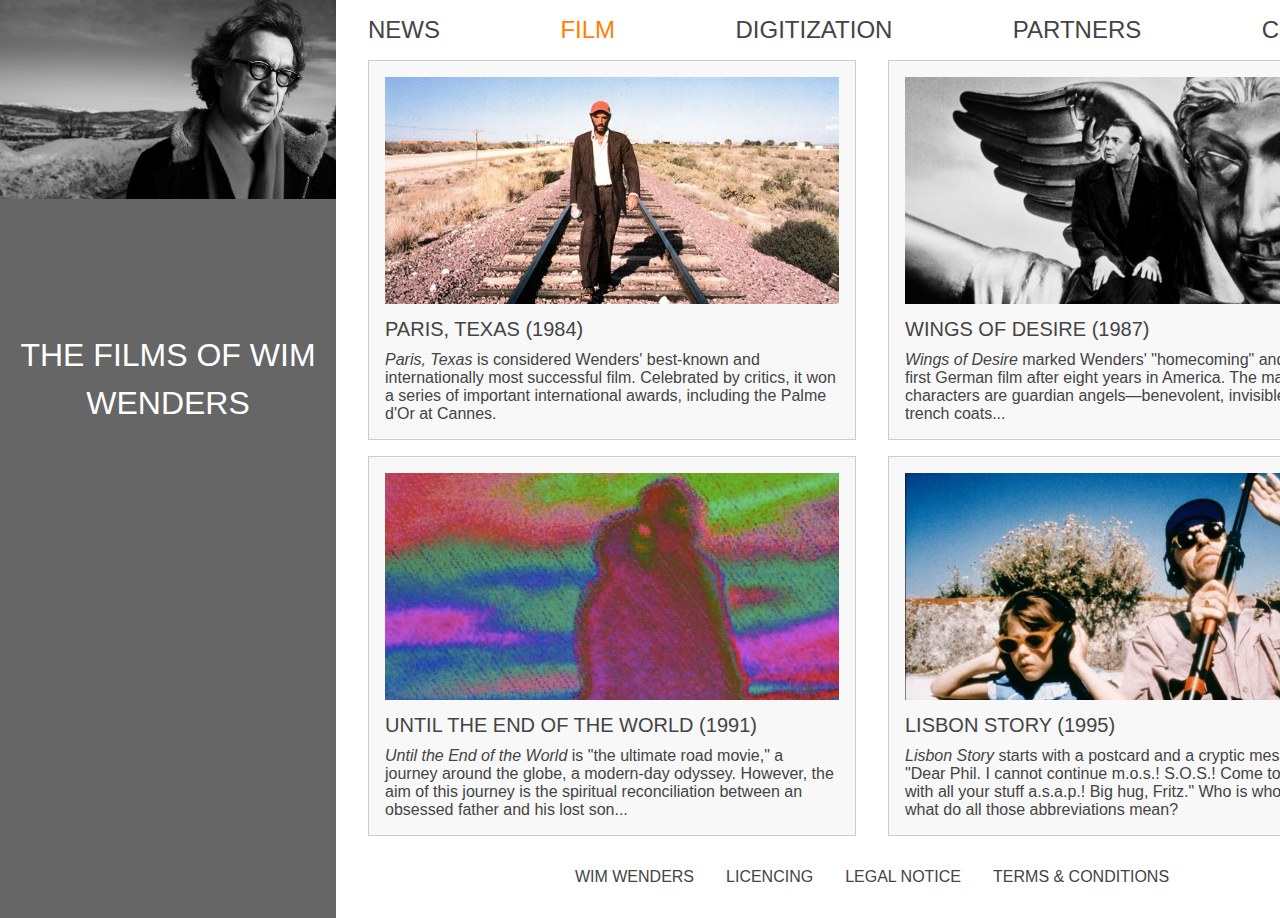
<file: Answer/06 Wim Wenders/index.html>
<!DOCTYPE html>
<html lang="en">
<head>
    <title>Films of Wim Wenders</title>
    <link rel="stylesheet" href="stylesheet.css">
</head>
<body>
    <!-- This is not an aside - there is no secondary information on the page. It is a vertical header. -->
    <header>
            <img src="images/wim-wenders.jpg" alt="Wim Wenders">
            <h1>The films of Wim Wenders</h1>
    </header>
    
    <nav>
        <ul>
            <li><a href="placeholder.html">News</a></li>
            <li><a href="placeholder.html" class="active">Film</a></li>
            <li><a href="placeholder.html">Digitization</a></li>
            <li><a href="placeholder.html">Partners</a></li>
            <li><a href="placeholder.html">Contact</a></li>
        </ul>
    </nav>
    
    <main>
         <div class="film-details">
            <a href="placeholder.html"><img src="images/paris-texas.jpg" alt="Paris Texas"></a>
            <h2>Paris, Texas (1984)</h2>
            <p><span class="title">Paris, Texas</span> is considered Wenders' best-known and internationally most successful film. Celebrated by critics, it won a series of important international awards, including the Palme d'Or at Cannes.</p>
        </div>
        <div class="film-details">
            <a href="placeholder.html"><img src="images/wings-of-desire.jpg" alt="Wings of Desire"></a>
            <h2>Wings of Desire (1987)</h2>
            <p><span class="title">Wings of Desire</span> marked Wenders' "homecoming" and was his first German film after eight years in America. The main characters are guardian angels&mdash;benevolent, invisible beings in trench coats... </p>
        </div>
        <div class="film-details">
            <a href="placeholder.html"><img src="images/until-the-end-of-the-world.jpg" alt="Until the End of the World"></a>
            <h2>Until the End of the World (1991)</h2>
            <p><span class="title">Until the End of the World</span> is "the ultimate road movie," a journey around the globe, a modern-day odyssey. However, the aim of this journey is the spiritual reconciliation between an obsessed father and his lost son...</p>
        </div>
        <div class="film-details">
            <a href="placeholder.html"><img src="images/lisbon-story.jpg" alt="Lisbon Story"></a>
            <h2>Lisbon Story (1995)</h2>
            <p><span class="title">Lisbon Story</span> starts with a postcard and a cryptic message: "Dear Phil. I cannot continue m.o.s.! S.O.S.! Come to Lisbon with all your stuff a.s.a.p.! Big hug, Fritz." Who is who? And what do all those abbreviations mean?</p>
        </div>
    </main>
    
    <footer>
        <ul>
            <li><a href="placeholder.html">Wim Wenders</a></li>
            <li><a href="placeholder.html">Licencing</a></li>
            <li><a href="placeholder.html">Legal Notice</a></li>
            <li><a href="placeholder.html">Terms &amp; Conditions</a></li>
        </ul>
    </footer>
</body>
</html>
</file>
<file: 01 David Gilmour/stylesheet.css>
/* RESET */

html, body, div, span, h1, h2, h3, h4, h5, h6, p, ul, ol, li, dl, dt, dd, img, fieldset, form, label, legend, table, caption, tbody, tfoot, thead, tr, th, td, a, article, aside, details, figcaption, figure, footer, header, hgroup, main, menu, nav, section {
    /* Cancel out some differences between browser defaults */
    margin: 0;
    padding: 0;
    border: 0;
    /*border: 1px solid black;*/
}

* {
    /* The width of an element will be the size of its border box, not its content box (which is the normal default). */
    box-sizing: border-box;
}

body {
  width: 60%;
  margin: auto;

  /* setting the column of body as two columns, */
  display: grid;
  grid-template-columns: 20rem 40rem;
}

header {
  grid-column: 1 / 3;
  display: flex;
  align-items: center;
}

header h1 {
  flex-grow: 1;
  text-align: center;
}

nav {
  grid-column: 1 / 3;
  padding: 0.5em 0;
}

nav ul, footer ul {
  display: flex;
}

ul  li {
  padding: 0 1em;
  list-style: none;
  text-transform: uppercase;
}

aside {
  grid-column: 1;
}
content {
  grid-column: 2;
  padding: 2em 0 2em 2em;
}

footer {
  grid-column: 1 / 3;
}


#DavidGilmourConcert {
  width: 20rem;
}

#DavidGilmour {
  width: 20rem;
}

#album {
  width: 60%;
  margin: 0 auto 3em auto;
}

h1, h2, h3 {
    font-weight: bold;
    text-align: center;
}

.caption {
    text-align: center;
}

/* COLOUR SCHEME & BORDERS */

body {
    color: #444444;
}

header {
    background-color: #3e3e3e;
    color: #ffffff;
}

aside {
    color: #ffffff;
    background-color: #444444;
}

nav {
    background-color: #222222;
}

nav a {
    color: #ffffff;
}

footer {
    background-color: #cccccc;
}

footer a {
    color: #333333;
}

.selected {
    color: #ffff00;
}

a:hover {
    color: #ff0000;
}
</file>
<file: 02 Tropical Fish/stylesheet.css>
/* RESET */

html, body, div, span, h1, h2, h3, h4, h5, h6, p, ul, ol, li, dl, dt, dd, img, fieldset, form, label, legend, table, caption, tbody, tfoot, thead, tr, th, td, a, article, aside, details, figcaption, figure, footer, header, hgroup, main, menu, nav, section {
    /* Cancel out some differences between browser defaults */
    margin: 0;
    padding: 0;
    border: 0;
    /* border: 1px solid black; */
}

* {
    /* The width of an element will be the size of its border box, not its content box (which is the normal default). */
    box-sizing: border-box;
}

img {
    /* This is useful - an image will fill its containing box */
    width: 100%;
}

body {
  display: grid;
  grid-template-columns: 25% 50% 25%;

  width: 80%;
  margin: auto;
}

header {
  grid-column: 1 / 4;

  display: flex;
  align-items: center;
}

header h1 {
  flex-grow: 1;
  padding-left: 1em;
}

#logo {
  width: 30%;
}

nav ul {
  margin: 20px;
}

nav li {
  margin-bottom: 15px;
}

ul {
  list-style: none;
}

content {
  margin: 20px 15px auto 15px;
  line-height: 1.5rem;
}

#mixedFemale {
  width: auto;
  float: left;
  margin: 0 1em 1em 0;
}

#compareFish {
  display: flex;
  margin-top: 5px;
  margin-bottom: 5px;
}

#maleSwordtail {
  text-align: center;
  width: 50%;
  margin: 2px 5px 3px 2px;
}

#femaleSwordtail {
  text-align: center;
  width: 50%;
  margin: 2px 2px 2px 5px;
}

#asidePart {
  margin: 20px;
}

#guppies {
  text-align: center;
  margin-top: 10px;
  margin-bottom: 10px;
}

#angelfish {
  text-align: center;
  margin-top: 10px;
  margin-bottom: 10px;
}

footer {
  grid-column: 1 / 4;
  display: flex;
  justify-content: space-between;
  align-items: center;
}

footer ul {
  display: flex;
}

footer li {
  margin-right: 2em;
}

#rightPart {
  align-items: flex-start;
}


















/* font */
body {
  font-family: Verdana, Arial, sans-serif;
  line-height: 1.5rem;
}

nav, main, aside {
  color: #444444;
}

.selected {
  color: #ffff00;
}

header, footer {
  background-color: #113A0E;
}

header > h1, footer {
  color: white;
}

nav, aside {
  background-color: #00cc99;
}

a:link {
  text-decoration: none;
}

h1, h2, h3 {
    font-weight: bold;
}

h1 {
    font-size: 3rem;
}

h2 {
    font-size: 2rem;
    margin-bottom: 0.5em;
}

h3 {
    font-size: 1.5rem;
    text-align: center;
    margin-bottom: 1em;
}

main, nav, aside, footer {
    padding: 2em;
}
</file>
<file: 03 Gustav Klimt/stylesheet.css>
/* RESET */

html, body, div, span, h1, h2, h3, h4, h5, h6, p, ul, ol, li, dl, dt, dd, img, fieldset, form, label, legend, table, caption, tbody, tfoot, thead, tr, th, td, a, article, aside, details, figcaption, figure, footer, header, hgroup, main, menu, nav, section {
    /* Cancel out some differences between browser defaults */
    margin: 0;
    padding: 0;
    border: 0;
    /* border: 1px solid black; */
}

* {
    /* The width of an element will be the size of its border box, not its content box (which is the normal default). */
    box-sizing: border-box;
}

img {
  width: 100%;
}

/* layout */
body {
  display: grid;
  grid-template-columns: 1fr 2fr 2fr;
  width: 80%;
  margin: 0 auto;
}
header {
  grid-column: 1 / 4;
  display: flex;
  justify-content: space-between;
  align-items: center;
}

header > h1 {
  flex-grow: 1;
  margin-left: 1em;
}
header > img {
  width: 20%;
  padding: 10px;
}

nav {
  grid-column: 1;
}
nav ul {
  margin: 2em;
}

nav li {
  margin-bottom: 1em;
}

main {
  grid-column: 2;
  padding: 1.5em;
}
#photos {
  display: flex;
}

#photos li {
  margin: 0 0.25em;
}

main > h1 {
  text-align: center;
  border-top: 1px solid #999999;
  border-bottom: 1px solid #999999;
  padding: 0.5em;
  margin-bottom: 0.5em;
}

aside {
  grid-column: 3;
  padding: 1.5em;
  text-align: center;
}

footer {
  grid-column: 1 / 4;
}

footer > ul {
  display: flex;
  justify-content: space-between;
  margin: 1em;
}





/* style */
nav li, #photos > li, footer li {
  list-style: none;
}

/* requirement */
body {
  font-family: Georgia, 'Times New Roman', serif;
  color: #444444;
  line-height: 1.5em;
}

header {
  background-color: #d4af37;
}

nav {
  background-color: grey;
}
nav a , footer a{
  color: white;
  text-decoration: none;
}

footer{
  background-color: #666666;
}

#photos {
  margin-bottom: 1em;
}
aside {
  background-color: #dedede;
}

a:hover{
  color: #ffff00;
}

main a:hover {
  color: #ff0000;
}

.selected {
  color: #ffff00;
}
h1, h2, h3, h4, li {
  font-family: 'Century Gothic', Tahoma, sans-serif;
}

.currentPainting {
  border-bottom: 0.1em solid #d4af37;
}
</file>
<file: 04 Fender/stylesheet.css>
/* RESET */

html, body, div, span, h1, h2, h3, h4, h5, h6, p, ul, ol, li, dl, dt, dd, img, fieldset, form, label, legend, table, caption, tbody, tfoot, thead, tr, th, td, a, article, aside, details, figcaption, figure, footer, header, hgroup, main, menu, nav, section {
    /* Cancel out some differences between browser defaults */
    margin: 0;
    padding: 0;
    border: 0;
    /* border: 1px solid black; */
}

* {
    /* The width of an element will be the size of its border box, not its content box (which is the normal default). */
    box-sizing: border-box;
}

img {
  width: 100%;
}
/* layout */
body {
  display: grid;
  grid-template-columns: 1fr 20rem 40rem 1fr;
}

header, nav, footer {
  grid-column: 1 / 5;
}


aside {
  grid-column: 2;
}

main {
  grid-column: 3;
}


/* flexbox */
header {
  display: flex;
  justify-content: center;
  align-items: center;
}

header > img{
  width: 5rem;
}

header p {
  flex-basis: 55rem;
  text-align: right;
}

nav > ul {
  display: flex;
  width: 60rem;
  margin: 0 auto;
}

nav li {
  padding: 0.5em;
}

aside {
  padding: 2em 2em 2em 0;
}

#americanStandardSeries, #americanDeluxeSeries {
  padding: 2em;
  margin-bottom: 1em;
  text-align: center;
}

main {
  padding: 2em 0;
}

footer {
  padding: 2em 0;
}

footer ul {
  display: flex;
  justify-content: center;
}

footer li {
  margin: 0 1em;
}




/* requirements */
body {
  font-family: Arial, Helvetica, sans-serif;
  color: #444444;
  line-height: 1.5em;
}

header {
  background-color: #000000;
}
h1, h2, h3 {
  font-family: Georgia, "Times New Roman", serif;
  font-weight: bold;
}

nav, footer {
  background-color: #444444;
}

#americanStandardSeries, #americanDeluxeSeries {
  background-color: #e0e0e0;
  border: 1px solid black;
  border-radius: 0.5em;
}

nav a:hover, footer a:hover {
  color: #ff0000;
}

li {
  list-style: none;
}

a {
  color: white;
}

.selected {
  color: red;
}

nav a, footer a {
    text-decoration: none;
}

header p {
  color: white;
  font-size: 1.5em;
}
</file>
<file: 05 Siamese Fighting Fish/stylesheet.css>
/* RESET */

html, body, div, span, h1, h2, h3, h4, h5, h6, p, ul, ol, li, dl, dt, dd, img, fieldset, form, label, legend, table, caption, tbody, tfoot, thead, tr, th, td, a, article, aside, details, figcaption, figure, footer, header, hgroup, main, menu, nav, section {
    /* Cancel out some differences between browser defaults */
    margin: 0;
    padding: 0;
    border: 0;
    /* border: 1px solid black; */
}

* {
    /* The width of an element will be the size of its border box, not its content box (which is the normal default). */
    box-sizing: border-box;
}

img {
  width: 100%;
}

/* grid */
body {
  display: grid;

  grid-template-columns: 20rem 36rem 20rem;

  width: 76rem;
  margin: auto;
}

header {
  grid-column: 1;
  grid-row: 1;
}

nav {
  grid-column: 1;
  grid-row: 2;
  padding: 2em;
}

main {
  /* grid-column: 2; */
  grid-row: 1 / 3;
  padding: 2em;
}

aside {
  /* grid-column: 3; */
  grid-row: 1 / 3;
  padding-top: 2em;
}

footer {
    grid-column: 1 / 4;
    padding: 2em;
}

/* flex */

footer > div {
  display: flex;
  margin-bottom: : 2em;
  justify-content: space-around;
}

.footerFish{
  flex-basis: 20%;
}

footer ul {
  flex-grow: 1;

  display: flex;
  justify-content: center;
}

footer li{
  padding: 0 1em;
}

footer p {
  text-align: center;
}

.fishInPhoto {
  float: right;
  width: 10rem;
  margin: 0 0 1em 1em;
}

header > p {
  text-align: center;
  margin: 1em 0;
  font-size: 1.5em;
}

nav li {
  margin-bottom: 1em;
}

main h1{
  text-align: center;
  font-size: 2em;
  margin-bottom: 1em;
}

aside h2{
  margin-bottom: 1em;
}
/* requirement */
body {
  font-family: "Lucida Sans", Arial, sans-serif;
  line-height: 1.5em;
  color: #444444;
}

header {
  background-color: #54894d;
}

nav {
  background-color: #f3f3f3;
}

footer {
  background-color: #333333;
  color: white;
}

footer a {
  color: white;
}

h1, h2, h3 {
  color: #2B6627;
}

li {
  list-style: none;
}
a {
  color:  #444444;
  text-decoration: none;
}

h2 {
    border-bottom: 2px solid #2B6627;
}

header p {
  color: white;
}

.selected {
  color: #ff0000;
  text-decoration: underline;
}
</file>
<file: Answer/01 David Gilmour/stylesheet.css>
/* RESET */

html, body, div, span, h1, h2, h3, h4, h5, h6, p, ul, ol, li, dl, dt, dd, img, fieldset, form, label, legend, table, caption, tbody, tfoot, thead, tr, th, td, a, article, aside, details, figcaption, figure, footer, header, hgroup, menu, nav, section {
    margin: 0;
    padding: 0;
    border: 0;
}

* {
    box-sizing: border-box;
}


/* LAYOUT */

body {
    /* We want a fixed width, centred design. */
    width: 60rem;
    margin: 0 auto;

    /* Position the main elements in a two-column grid. */
    display: grid;
    grid-template-columns: 20rem 40rem;
}

header {
    grid-column: 1 / 3;

    /* The header has two items side by side, so create a flexbox. */
	display: flex;

    /* Align the image and header text - this also stops the image
       dimensions from being "distorted". */
    align-items: center;
}

header h1 {
    flex-grow: 1;
}

nav {
    grid-column: 1 / 3;
    padding: 0.5em 0;
}

aside {
    grid-column: 1;
}

main {
    grid-column: 2;
    padding: 2em 0 2em 2em;
}

aside figure {
    padding: 1em 1.5em;
    text-align: center;
}

footer {
    grid-column: 1 / 3;
    padding: 1.5em 0;
}


/* TYPOGRAPHY */

body {
	font-family: "Helvetica Neue", Helvetica, Arial, sans-serif;
    line-height: 1.5;
}

p {
    margin-bottom: 1em;
}

h1, h2, h3 {
    font-weight: bold;
    text-align: center;
}

h1 {
    font-size: 3rem;
}

h2 {
    font-size: 2rem;
    margin-bottom: 1em;
}

aside h3 {
    font-size: 1.5rem;
    margin: 1em 0;
}

nav a {
    text-transform: uppercase;
}

.caption {
    text-align: center;
}

.magazine-title {
    font-style: italic;
}

/* COLOUR SCHEME & BORDERS */

body {
    color: #444444;
}

header {
    background-color: #3e3e3e;
    color: #ffffff;
}

aside {
    color: #ffffff;
    background-color: #444444;
}

nav {
    background-color: #222222;
}

nav a {
    color: #ffffff;
}

footer {
    background-color: #cccccc;
}

footer a {
    color: #333333;
}

.selected {
    color: #ffff00;
}

a:hover {
    color: #ff0000;
}


/* NAVIGATION */

nav ul, footer ul {
    list-style-type: none;
}

nav ul, footer ul {
    display: flex;
}

nav li, footer li {
    padding: 0 1em;
}

nav a, footer a {
    text-decoration: none;
}


/* IMAGES */

img {
    width: 100%;
}

#logo {
    width: 20rem;
}

.album {
    width: 60%;
    margin: 0 auto 3em auto;
}
</file>
<file: Answer/02 Tropical Fish/stylesheet.css>
/* RESET */

html, body, div, span, h1, h2, h3, h4, h5, h6, p, ul, ol, li, dl, dt, dd, img, fieldset, form, label, legend, table, caption, tbody, tfoot, thead, tr, th, td, a, article, aside, details, figcaption, figure, footer, header, hgroup, main, menu, nav, section {
    /* Cancel out some differences between browser defaults */
    margin: 0;
    padding: 0;
    border: 0;
}

* {
    /* The width of an element will be the size of its border box, not its content box (which is the normal default). */
    box-sizing: border-box;
}


/* LAYOUT */

/* Main Grid */

body {
    /* Create a centred fixed-width box. */
    width: 80rem;
    margin: 0 auto;
    
    /* The body contains the main page elements in a three-column grid. The column
       widths are 1/4, 1/2, and 1/4 of the available width (parent box), so 
       we use the fr unit. Rows are automatically created as required. */
    display: grid;
    grid-template-columns: 1fr 2fr 1fr;
}

header, footer {
    grid-column: 1 / 4;
}

/* The other grid items are automatically put into the 
   columns as follows, so we don't actually need to specify
   these grid-columns:
   
nav {
    grid-column: 1;
}

main {
    grid-column: 2;
}

aside {
    grid-column: 3;
}
*/

/* Flexboxes */

header {
    display: flex;
    align-items: center;
}

header h1 {
    flex-grow: 1;
    padding-left: 1em;
}

header img {
    width: 30%;
}

#fish-images {
    display: flex;
    justify-content: space-between;
}

#fish-images > div {
    /* To get a bit of space between the images, set their parent
       boxes (the divs) to be a bit less than half (50%) of the width
       of the flexbox. */
    flex-basis: 48%;
}

footer {
    /* We need a flexbox to push the links to the left of the footer
       and the copyright item to the right. */
    display: flex;
    justify-content: space-between;
}

footer ul {
    display: flex;
}

footer li {
    margin-right: 2em;
}

main, nav, aside, footer {
    padding: 2em;
}

aside > div {
    margin-bottom: 2em;
}


/* TYPOGRAPHY */

body {
    font-family: Verdana, Arial, sans-serif;
    line-height: 1.5;
}

h1, h2, h3 {
    font-weight: bold;
}

h1 {
    font-size: 3rem;
}

h2 {
    font-size: 2rem;
    margin-bottom: 0.5em;
}

h3 {
    font-size: 1.5rem;
    text-align: center;
    margin-bottom: 1em;
}

p {
    margin-bottom: 1em;
}

nav a {
    font-size: 1.5rem;
}

.caption {
    font-size: 1.25rem;
    font-weight: bold;
    text-align: center;
}

.scientific-name {
    font-style: italic;
}


/* COLOUR SCHEME & BORDERS */

body {
    color: #444444;
}

header, footer {
    background-color: #113a0e;
    color: #ffffff;
}

nav, aside {
	background-color: #c1d8be;
}

nav a {
    color: #000000;
}

footer a {
    color: #ffffff;
}

.selected, a:hover {
    color: #ff0000;
}



/* NAVIGATION */

nav ul, footer ul {
    list-style-type: none;
}

nav li {
    padding: 0.5em 2em 0.5em 0;
}

nav a, footer a {
    text-decoration: none;
}


/* IMAGES & VIDEOS */

img {
    width: 100%;
}

.lead-in {
    width: auto;
    float: left;
    margin: 0 1em 1em 0;
}
</file>
<file: Answer/03 Gustav Klimt/stylesheet.css>
/* RESET */

html, body, div, span, h1, h2, h3, h4, h5, h6, p, ul, ol, li, dl, dt, dd, img, fieldset, form, label, legend, table, caption, tbody, tfoot, thead, tr, th, td, a, article, aside, details, figcaption, figure, footer, header, hgroup, main, menu, nav, section {
    /* Cancel out some differences between browser defaults */
    margin: 0;
    padding: 0;
    border: 0;
}

* {
    /* The width of an element will be the size of its border box,
       not its content box (which is the normal default). */
    box-sizing: border-box;
}


/* LAYOUT */

/* Page grid */

body {
    /* Centre the whole body */
    width: 84rem;
    margin: 0 auto;

    /* Create the grid. Note that it is only two columns, not three.
       That's because the large image is part of the main element. See
       the HTML.       */
    display: grid;
    grid-template-columns: 16rem 68rem;
}

header {
    grid-column: 1 / 3;
    padding: 1em 2em;
}

nav {
    grid-column: 1;
    padding: 2rem;
}

main {
    grid-column: 2;
}

footer {
    grid-column: 1 / 3;
    padding: 1em 2em;
}


/* Flexboxes */

header {
    display: flex;
    align-items: center;
    justify-content: space-between;
}

main {
    display: flex;
}

main > div {
    width: 50%;
    padding: 2em;
}

#paintings {
    display: flex;
}

#paintings li {
    margin: 0 0.25em;
}

footer ul {
    display: flex;
    justify-content: space-between;
}


/* TYPOGRAPHY */

body {
    font-family: Georgia, "Times New Roman", serif;
    line-height: 1.5;
}

nav, h1, h2, #site-name, .caption, footer a {
    font-family: "Century Gothic", Tahoma, sans-serif;
}

h1 {
    font-size: 3rem;

    /* We don't want the h1 to be bold. */
    font-weight: normal;
    text-align: center;
    margin: 1rem 0;
}

h2 {
    font-size: 1.25rem;
    font-weight: bold;
}

p {
    margin-bottom: 1em;
}

#site-name {
    font-size: 2rem;
    margin-bottom: 0;
}

nav {
    font-size: 1.25rem;
}

.caption {
    font-size: 1.25rem;
    text-align: center;
}

.painting-title {
    font-style: italic;
}


/* COLOUR SCHEME & BORDERS */

body {
    color: #444444;
}

header {
    background-color: #d4af37;
}

nav {
    background-color: #adb3ad;
}

#main-image {
    background-color: #dedede;
}

h1 {
    border-top: 1px solid #999999;
    border-bottom: 1px solid #999999;
}

nav a {
    color: #ffffff;
}

a:hover, .active {
    color: #ffff00;
}

main a:hover {
    color: #ff0000;
}

.current-painting {
	border-bottom: 4px solid #d4af37;
}

footer {
    background-color: #666666;
}

footer a {
    color: #ffffff;
}


/* NAVIGATION */

nav ul, footer ul, #paintings {
    list-style-type: none;
}

nav li {
    margin-bottom: 0.5em;
}

nav a, footer ul a {
    text-decoration: none;
}


/* IMAGES */

img {
    width: 100%;
}

#logo {
    width: 205px;
}
</file>
<file: Answer/04 Fender/stylesheet.css>
/* RESET */

html, body, div, span, h1, h2, h3, h4, h5, h6, p, ul, ol, li, dl, dt, dd, img, fieldset, form, label, legend, table, caption, tbody, tfoot, thead, tr, th, td, a, article, aside, details, figcaption, figure, footer, header, hgroup, main, menu, nav, section {
    margin: 0;
    padding: 0;
    border: 0;
}
 
* {
    box-sizing: border-box;
}

img {
    width: 100%;
}


/* LAYOUT */

/* Main page layout grid */

body {
    display: grid;
    
    /* Two fixed-width central columns, with flexible space on either side. */
    grid-template-columns: 1fr 20rem 40rem 1fr;
}

header, nav, footer {
    grid-column: 1 / 5;
}

main {
    grid-column: 3;
    grid-row: 3;
    padding: 2em 0;
}

aside {
    grid-column: 2;
    grid-row: 3;
}

/* Flexboxes */

/* Header ---------------
The main technique to learn from this example is how to use a full-width grid
row like the header as a flexbox too. Note that we can't place the header
image and text in the body grid, even though they look like they are in grid
columns. That's because the header image and paragraph are not grid items - 
they are not immediate children of the body grid (the header element is). A grid
doesn't "pass through" to descendant elements that aren't children. In this case
we create a header flexbox and then the flexbox items can be centred in the grid
row - they don't start at the far left of the window (grid row). To achieve this,
give the flexbox items in the header widths and justification. */

header {
    display: flex;
    
    /* Horizontally centre the two flex items. */
    justify-content: center;
    
    /* Vertically centre the two flex items - note the vertical alignment of 
       the paragraph text. */
    align-items: center;
}

header img {
    width: 5rem;
}

header p {
    /* The width of the p is the width of the two grid columns (main plus aside) less
       the width of the header image: 20rem + 40rem - 5 rem = 55rem. Then when we 
       align the text to the right it will line up with the right side of the
       main element (fourth grid column line). */      
    flex-basis: 55rem;
    text-align: right;
}

/* Nav -------------------
The nav elements also start with the left edge lined up with the left edge of
the aside (on the second grid column line). So, we need to centre the nav ul in 
the nav. In this case we just have one box we want to centre (the ul), so we can
give it a width and auto left and right margins. The width of the box is the sum
of the aside and main column widths: 20rem + 40rem = 60rem. */

nav ul {
    display: flex;
    width: 60rem;
    margin: 0 auto;
}

nav li {
    /* Push the list items apart horizontally. */
    margin-right: 2em;
}

/* Footer ----------------
The footer is much easier to deal with because the items are centred in the whole
grid row (= window width). So, we need a flexbox for the ul (which will be the 
whole width of the grid row (footer) by default. Then we justify the flex items
so that they are centred. */

footer ul {
    display: flex;
    justify-content: center;
}

footer li {
    /* Push the list items apart horizontally. We need equal left and right
       margins to keep the centering of the list items. */
    margin: 0 1em;
}

/* White space */

nav {
    padding: 0.5em;
}

aside {
    /* Padding all around except for the left - the left needs to line up on
       the grid column line. */
    padding: 2em 2em 2em 0;
}

aside div {
    margin-bottom: 1.5em;
    padding: 2em;
}

footer {
    padding: 2em 0;
}


/* TYPOGRAPHY */

body {
    font-family: Arial, sans-serif;
    line-height: 1.5;
}

h1, h2, h3 {
    font-family: Georgia, "Times New Roman", serif;
    font-weight: bold;
}

h1 {
    font-size: 2rem;
}

h2 {
    font-size: 1.5rem;
}

p {
    text-align: left;
    margin-bottom: 1.5em;
}

header p {
    font-family: Georgia, "Times New Roman", serif;
    font-size: 1.5rem;
    margin-bottom: 0;
}

aside {
    text-align: center;
}

aside p {
    font-size: 0.8rem;
    text-align: center;
    margin-bottom: 0;
}

.instrument-name {
    font-style: italic;
}


/* COLOUR SCHEME & BORDERS */

body {
    color: #444444;
}

header {
    background-color: #000000;
    color: #ffffff;
}

aside > div {
    background-color: #e0e0e0;
    border: 1px solid #888888;
    border-radius: 0.5em;
}

nav, footer {
    background-color: #444444;
}

nav a, footer a {
    color: #ffffff;
}

.selected, a:hover {
    color: #ff0000;
}


/* NAVIGATION */

nav ul, footer ul {
    list-style-type: none;
}

nav a, footer a {
    text-decoration: none;
}
</file>
<file: Answer/05 Siamese Fighting Fish/stylesheet.css>
﻿/* RESET */

html, body, div, span, h1, h2, h3, h4, h5, h6, p, ul, ol, li, dl, dt, dd, img, fieldset, form, label, legend, table, caption, tbody, tfoot, thead, tr, th, td, a, article, aside, details, figcaption, figure, footer, header, hgroup, main, menu, nav, section {
    margin: 0;
    padding: 0;
    border: 0;
}

* {
    box-sizing: border-box;
}


/* LAYOUT */

/* The page grid */

body {
    width: 76rem;
    margin: 0 auto;
    display: grid;
    grid-template-columns: 20rem 36rem 20rem;
}

header {
    grid-column: 1;
    grid-row: 1;
}

nav {
    grid-column: 1;
    grid-row: 2;
    padding: 2em;
}

main {
    grid-row: 1 / 3;
    padding: 2em;
}

aside {
    grid-row: 1 / 3;
    padding-top: 2em;
}

footer {
    grid-column: 1 / 4;
    padding: 2em;
}

/* Flexboxes */

/* We can lay out the footer as a group of flexboxes, as we show here. For bonus
    points, the footer could itself be a grid container - note the position of
    the copyright statement. */
footer > div {
    display: flex;
    margin-bottom: 2em;
}

.footer-fish {
    flex-basis: 20%;
}

footer ul {
    /* Allow the footer navigation list to fill the space between the images */
    flex-grow: 1;

    /* The ul is itself a flexbox, so we have a flexbox inside a flexbox. */
    display: flex;
    justify-content: center;
}

footer li {
    padding: 0 1em;
}


/* TYPOGRAPHY */

body {
    font-family: "Lucida Sans", Arial, sans-serif;
    line-height: 1.5;
}

.site-name, h1 {
    font-weight: bold;
    text-align: center;
    margin-bottom: 1em;
}

.site-name {
    font-size: 1.5rem;
    margin-top: 1em;
}

h1 {
    font-size: 2rem;
}

h2 {
    font-size: 1.5rem;
    margin-bottom: 0.5em;
}

p {
    margin-bottom: 1em;
}

footer p {
    text-align: center;
    margin-bottom: 0;
}

.scientific-name {
    font-style: italic;
}


/* COLOUR SCHEME & BORDERS */

body {
    color: #444444;
}

header {
    background-color: #54894d; /* e4e4e4; */
}

nav {
    background-color: #f3f3f3;
}

.site-name {
    color: #ffffff;
}

h1, h2 {
    color: #2B6627;
}

h2 {
    border-bottom: 2px solid #2B6627;
}

nav a {
    color: #444444;
}

footer {
    background-color: #333333;
}

footer, footer a {
    color: #ffffff;
}

.selected, a:hover  {
    color: #ff0000;
    text-decoration: underline;
}


/* NAVIGATION */

nav ul, footer ul {
    list-style-type: none;
}

nav li {
    padding: 0.5em 2em 0.5em 0;
}

nav a, footer a {
    text-decoration: none;
}

/* IMAGES */

img {
    width: 100%;
}

main img {
    float: right;
    width: 10rem;
    margin: 0 0 1em 1em;
}
</file>
<file: Answer/06 Wim Wenders/stylesheet.css>
/* RESET */

html, body, div, span, h1, h2, h3, h4, h5, h6, p, ul, ol, li, dl, dt, dd, img, fieldset, form, label, legend, table, caption, tbody, tfoot, thead, tr, th, td, a, article, aside, details, figcaption, figure, footer, header, hgroup, main, menu, nav, section {
    /* Cancel out some differences between browser defaults */
    margin: 0;
    padding: 0;
    border: 0;
}
 
* {
    box-sizing: border-box;
}


/* LAYOUT */

body {
    /* This is a left-aligned, fixed-width layout, so just needs a width on the body. */
    width: 86rem;
    display: grid;
    grid-template-columns: 1fr 3fr;
    grid-column-gap: 2em;
}

header {
    /* The whole left-hand column is the header of the page, so it spans all the rows. */
    grid-row: 1 / 4;
}

nav {
    padding: 1em 0;
}


nav ul {
    display: flex;
    justify-content: space-between; 
}

main {    
    /* We can set up another grid to lay out the items in the main element. It would also
       be possible to do it with flexbox by setting "flex-wrap: wrap" to allow
       the items to wrap onto the second line. */
    display: grid;
    grid-template-columns: 1fr 1fr;
    grid-column-gap: 2em;
    grid-row-gap: 1em;
}

footer {
    padding: 2em 0;
}

footer ul {
    display: flex;
    justify-content: center;
}

footer li {
    margin: 0 1em;
}

.film-details {
    padding: 1em;
}


/* TYPOGRAPHY */

body {
    font-family: Verdana, Arial, sans-serif;
}

h1, h2, nav a, footer a {
    font-family: Arial, sans-serif;
    text-transform: uppercase;
    font-weight: normal;
}

h1 {
    font-size: 2rem;
    text-align: center;
    margin: 4em 0.5em 0 0.5em;
    line-height: 1.5;
}

h2 {
    font-size: 1.25rem;
    margin-top: 0.5em;
    margin-bottom: 0.5em;
}

nav a {
    font-size: 1.5rem;
}

.title {
    font-style: italic;
}


/* COLOUR SCHEME & BORDERS */

body {
    color: #444444;
}

header {
    background-color: #666666;
    color: #ffffff;
}

nav a, footer a {
    color: #444444;
    text-decoration: none;
}

a:hover {
    color: #ff9f40;
}

.active {
    color: #ff7f00;
}

.film-details {
    border: 1px solid #cccccc;
    background-color: #f8f8f8;
}


/* NAVIGATION */ 

nav ul, footer ul {
    list-style-type: none;
}


nav a, footer a {
    text-decoration: none;
}


/* IMAGES */

img {
    width: 100%;
}
</file>
